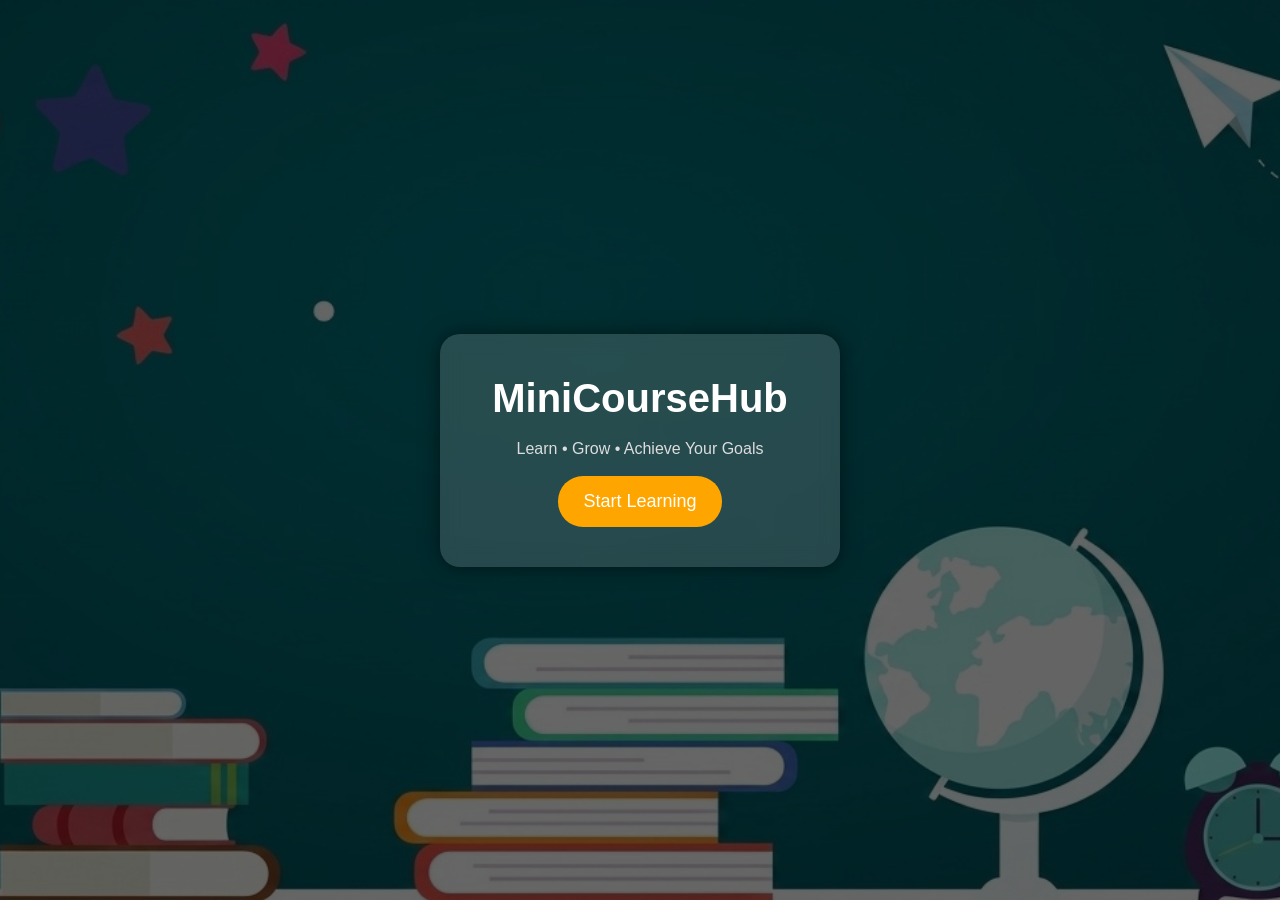
<file: src/main/webapp/index.html>
<!DOCTYPE html>
<html>
<head>
<meta charset="UTF-8">
<title>Mini Online Course</title>

<link href="https://cdn.jsdelivr.net/npm/bootstrap@5.0.2/dist/css/bootstrap.min.css" rel="stylesheet">

<style>
body {
    margin: 0;
    padding: 0;
    background: url('IMG/course.jpeg') no-repeat center center/cover;
    height: 100vh;
    font-family: Arial;
}
.overlay {
    background: rgba(0, 0, 0, 0.6);
    height: 100vh;
    display: flex;
    align-items: center;
    justify-content: center;
}
.card-box {
    background: rgba(255, 255, 255, 0.15);
    backdrop-filter: blur(10px);
    padding: 40px;
    border-radius: 20px;
    text-align: center;
    color: white;
    width: 400px;
    box-shadow: 0 0 20px rgba(0,0,0,0.5);
}

.card-box h1 {
    font-weight: bold;
}

.card-box p {
    margin: 15px 0;
    color: #ddd;
}
.start-btn {
    background: orange;
    border: none;
    padding: 12px 25px;
    border-radius: 25px;
    font-size: 18px;
    color: white;
    transition: 0.3s;
}

.start-btn:hover {
    background: darkorange;
}
</style>

</head>

<body>

<div class="overlay">
    <div class="card-box">
        <h1>MiniCourseHub</h1>
        <p>Learn • Grow • Achieve Your Goals</p>

        <a href="login.html">
            <button class="start-btn">Start Learning</button>
        </a>
    </div>
</div>

</body>
</html>
</file>
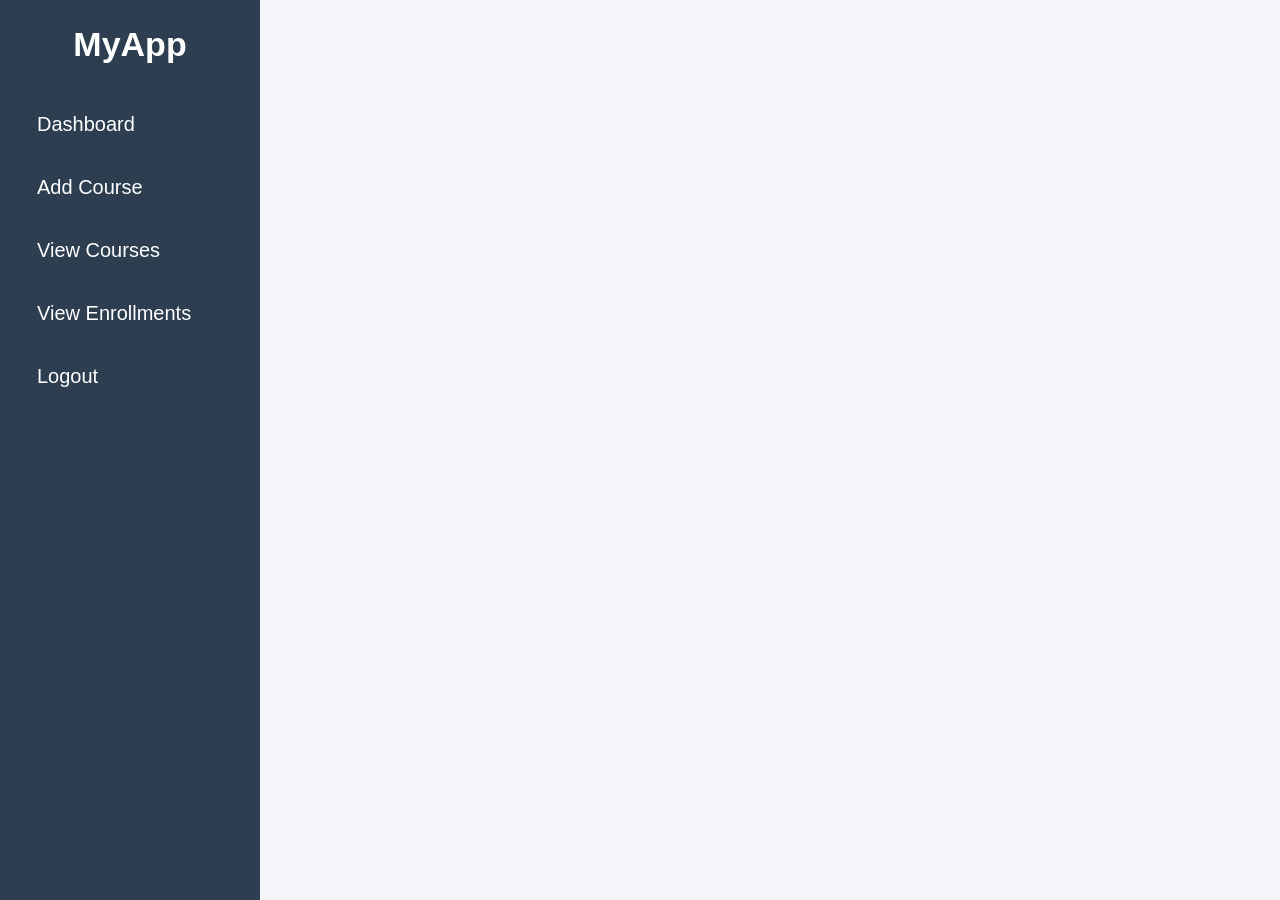
<file: src/main/webapp/AdminDashboard.html>
<!-- AdminDashboard.html -->
<!DOCTYPE html>
<html>
<head>
<meta charset="UTF-8">
<title>Admin Dashboard</title>
<meta name="viewport" content="width=device-width, initial-scale=1.0">
<link rel="stylesheet" type="text/css" href="CSS/style.css">
<script type="text/javascript" src="JS/Validation.js"></script>
</head>

<body>

<div class="sidebar">
<h2 class="logo">MyApp</h2>

<a href="AdminDashboard.html">Dashboard</a>
<a href="AddCourseServlet">Add Course</a>
<a href="ViewCourseServlet">View Courses</a>
<a href="ViewAllEnrollment">View Enrollments</a>
<a href="login.html">Logout</a>
</div>

<div class="content">
</body>
</html>
</file>
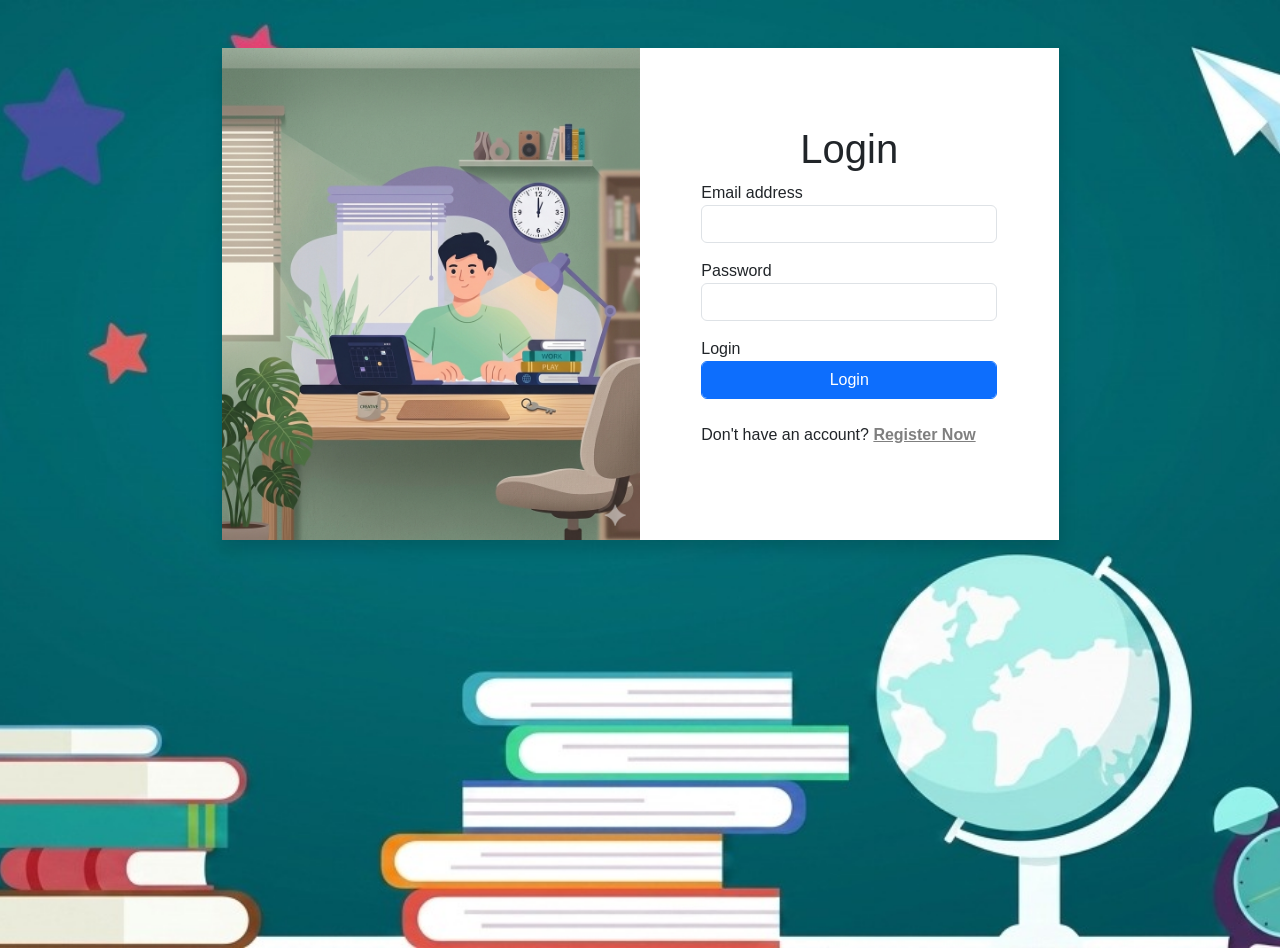
<file: src/main/webapp/login.html>
<!DOCTYPE html>
<html>
<head>
<meta charset="UTF-8">
<title>Login</title>

<link href="https://cdn.jsdelivr.net/npm/bootstrap@5.0.2/dist/css/bootstrap.min.css" rel="stylesheet">
<script src="JS/Validation.js"></script>
</head>
<style>
body {
    margin: 0;
    padding: 0;
    background: url('IMG/course.jpeg') no-repeat center center/cover;
    height: 100vh;
    font-family: Arial;
}
</style>
<body>

<div class="container">

  <div class="row w-75 mx-auto mt-5 shadow" style="min-height:400px; background-color: white;">
    <div class="col-md-6 p-0">
      <img src="IMG/loginimg.png" class="img-fluid w-100 h-100" style="object-fit: cover;">
    </div>
    <div class="col-md-6 d-flex align-items-center justify-content-center">
      <form class="w-75" action="ValidateServlet" method="post" onsubmit="return validatuser()">

        <div class="mb-3">
        <h1 class="text-center">Login</h1>
          <label>Email address</label>
         <input type="email" class='form-control' id='email' name="email" onkeyup='validateEmail()'>
        </div>
        
         <div id='msg' style='font-size:14px; margin-top:5px;'>
         
         </div>

        <div class="mb-3">
          <label>Password</label>
          <input type="password" id="pass" name="password" class="form-control" onkeyup='validatepass()'>
        </div>
        <div id="passmsg" style='font-size:14px; margin-top:5px;'>
        </div>
        
        <div class="mb-3">
          <label>Login</label>
<input type="submit" id="login" class="form-control btn btn-primary" value="Login">
        </div>
        
        <div>
              <p class="mt-4">
                Don't have an account? 
                <a href="register.html" class="text-black-50 fw-bold">Register Now</a>
              </p>
            </div>
      </form>
    </div>

  </div>
</div>
</body>
</html>
</file>
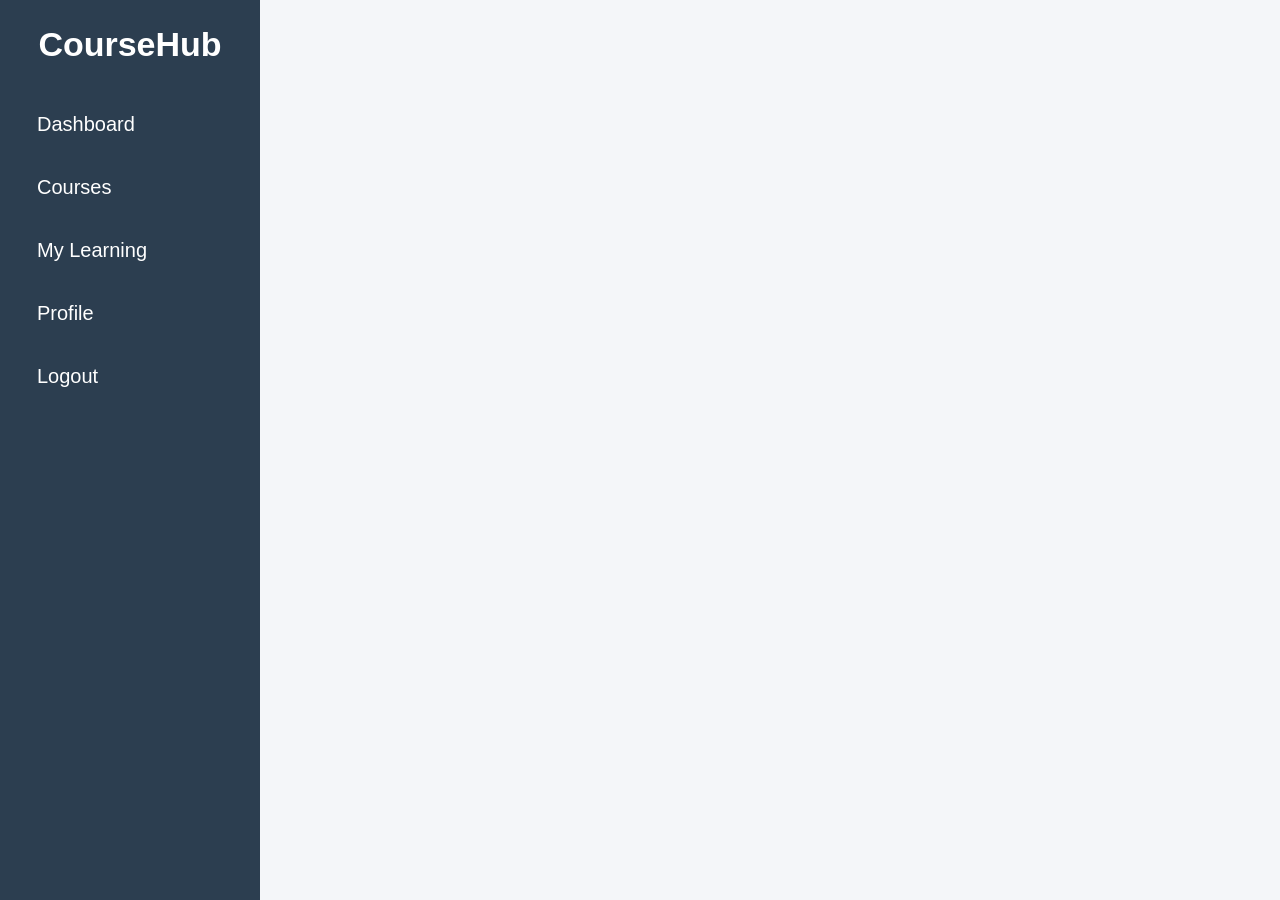
<file: src/main/webapp/UserDashboard.html>
<!DOCTYPE html>
<html>

<head>
<title>User Dashboard</title>
<script type="text/javascript" src="JS/Validation.js">
</script>
<link rel="stylesheet" type="text/css" href="CSS/style.css">

</head>

<body>
	<div class="sidebar">
		<h2 class="logo">CourseHub</h2>

		<a href="UserDashboard.html"> Dashboard</a>
		 <a href="ViewAllUserCourse"> Courses</a> 
		<a href="#" onclick="loadEnrollment()">My Learning</a> 
			<a href="#" onclick="loadProfile()"> Profile</a>
			 <a href="LogoutServlet"> Logout</a>
	</div>
	<div class="content" id="content-area">
   <h2 id="welcomeMsg" class="text-center mt-3"></h2>
</div>

</body>

</html>
</file>
<file: src/main/webapp/CSS/style.css>
*{
margin:0;
padding:0;
box-sizing:border-box;
}

body{
font-family:Arial,sans-serif;
background:#f4f6f9;
}

/* SIDEBAR */
.sidebar{
width:260px;
height:100vh;
background:#2c3e50;
color:white;
padding:25px;
position:fixed;
top:0;
left:0;
overflow-y:auto;
}

.logo{
text-align:center;
margin-bottom:35px;
font-size:34px;
font-weight:bold;
}

/* MENU LINKS */
.sidebar a{
display:block;
color:white;
text-decoration:none;
padding:14px 12px;
margin:12px 0;
border-radius:6px;
font-size:20px;
transition:0.3s;
}

.sidebar a:hover{
background:#1abc9c;
padding-left:18px;
}

/* CONTENT AREA */
.content{
margin-left:260px;
min-height:100vh;
padding:40px;
background:#f4f6f9;

display:flex;
flex-direction:column;
align-items:center;
}

/* SEARCH BOX */
.search-box{
width:70%;
max-width:700px;
padding:15px;
font-size:20px;
border:1px solid #ccc;
border-radius:8px;
margin-bottom:20px;
outline:none;
}

.search-box:focus{
border-color:#1abc9c;
}

/* BIG TABLE BOX */
.table-box{
width:95%;
max-width:1400px;
background:white;
padding:30px;
border-radius:14px;
box-shadow:0 4px 14px rgba(0,0,0,0.08);
overflow-x:auto;
margin-top:20px;
}

/* TABLE */
table{
width:100%;
min-width:1200px;
border-collapse:collapse;
font-size:20px;
}

th,td{
padding:18px;
text-align:center;
border-bottom:1px solid #ddd;
}

th{
background:#2c3e50;
color:white;
font-size:22px;
}

tr:nth-child(even){
background:#f8f8f8;
}

tr:hover{
background:#eef7ff;
}

/* MOBILE */
@media(max-width:768px)
{
.sidebar{
width:100%;
height:auto;
position:relative;
}

.content{
margin-left:0;
padding:20px;
}

.search-box{
width:100%;
}

.table-box{
width:100%;
padding:15px;
}

table{
font-size:14px;
min-width:900px;
}

th,td{
padding:10px;
}
}
</file>
